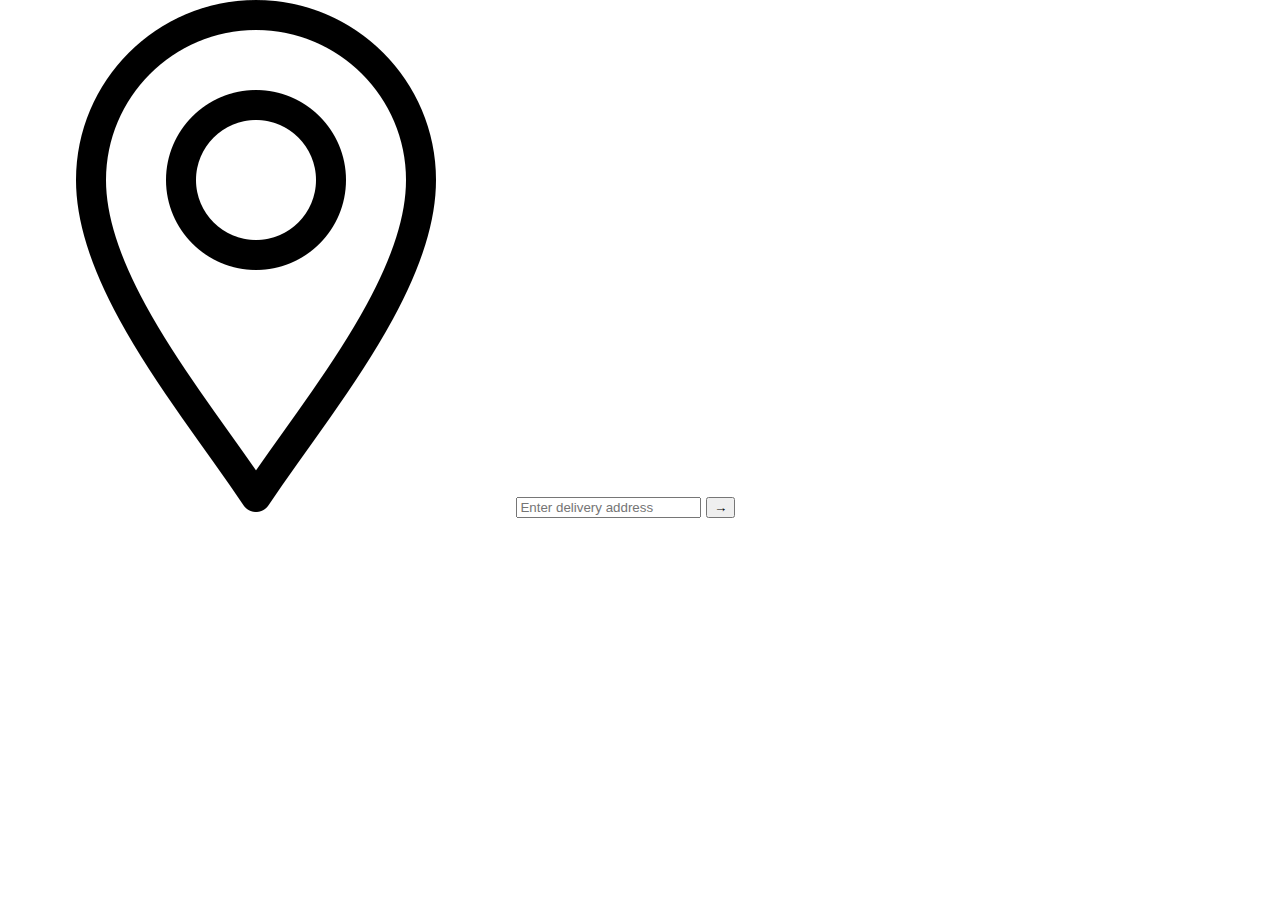
<file: practice.html>
<html>
<head>
<link rel="stylesheet" href="
style.css">
</head>
 <body>
 	
         <div class="search-bar">
  <img src="img/location.png" alt="Location Icon" class="location-icon">
  <input type="text" placeholder="Enter delivery address" class="search-input">
  <button class="search-btn">
    <span class="arrow">&#8594;</span>
  </button>
</div>


    </div>	
 </body>
</html>
</file>
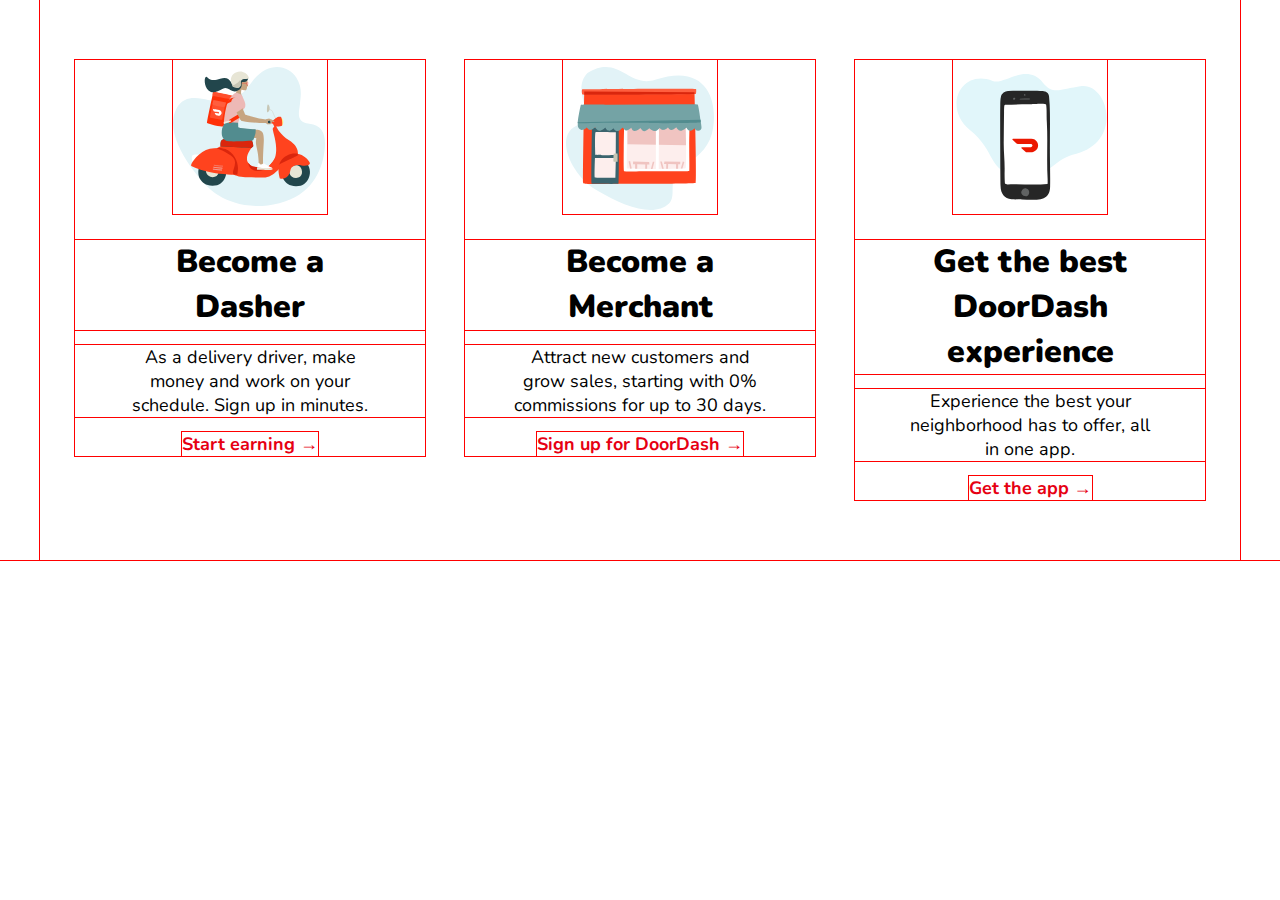
<file: practice/card.html>
<!DOCTYPE html>
<html lang="en">
<head>
  <meta charset="UTF-8" />
  <meta name="viewport" content="width=device-width, initial-scale=1.0"/>
  <title>DoorDash Section</title>
  <link rel="stylesheet" href="card.css" />
  <link href="https://fonts.googleapis.com/css2?family=Nunito:wght@400;700;900&display=swap" rel="stylesheet">
</head>
<body>
  <section class="features">
    <div class="feature-box">
      <img src="ScootScoot.svg" alt="Dasher Icon" />
      <h2>Become a<br>Dasher</h2>
      <p>As a delivery driver, make<br> money and work on your<br> schedule. Sign up in minutes.</p>
      <a href="#">Start earning →</a>
    </div>

    <div class="feature-box">
      <img src="Storefront.svg" alt="Merchant Icon" />
      <h2>Become a<br>Merchant</h2>
      <p>Attract new customers and<br> grow sales, starting with 0%<br> commissions for up to 30 days.</p>
      <a href="#">Sign up for DoorDash →</a>
    </div>
    
    <div class="feature-box">
      <img src="iphone.svg" alt="App Icon" />
      <h2>Get the best<br>DoorDash<br>experience</h2>
      <p>Experience the best your<br>neighborhood has to offer, all<br> in one app.</p>
      <a href="#">Get the app →</a>
    </div>
  </section>
</body>
</html>
</file>
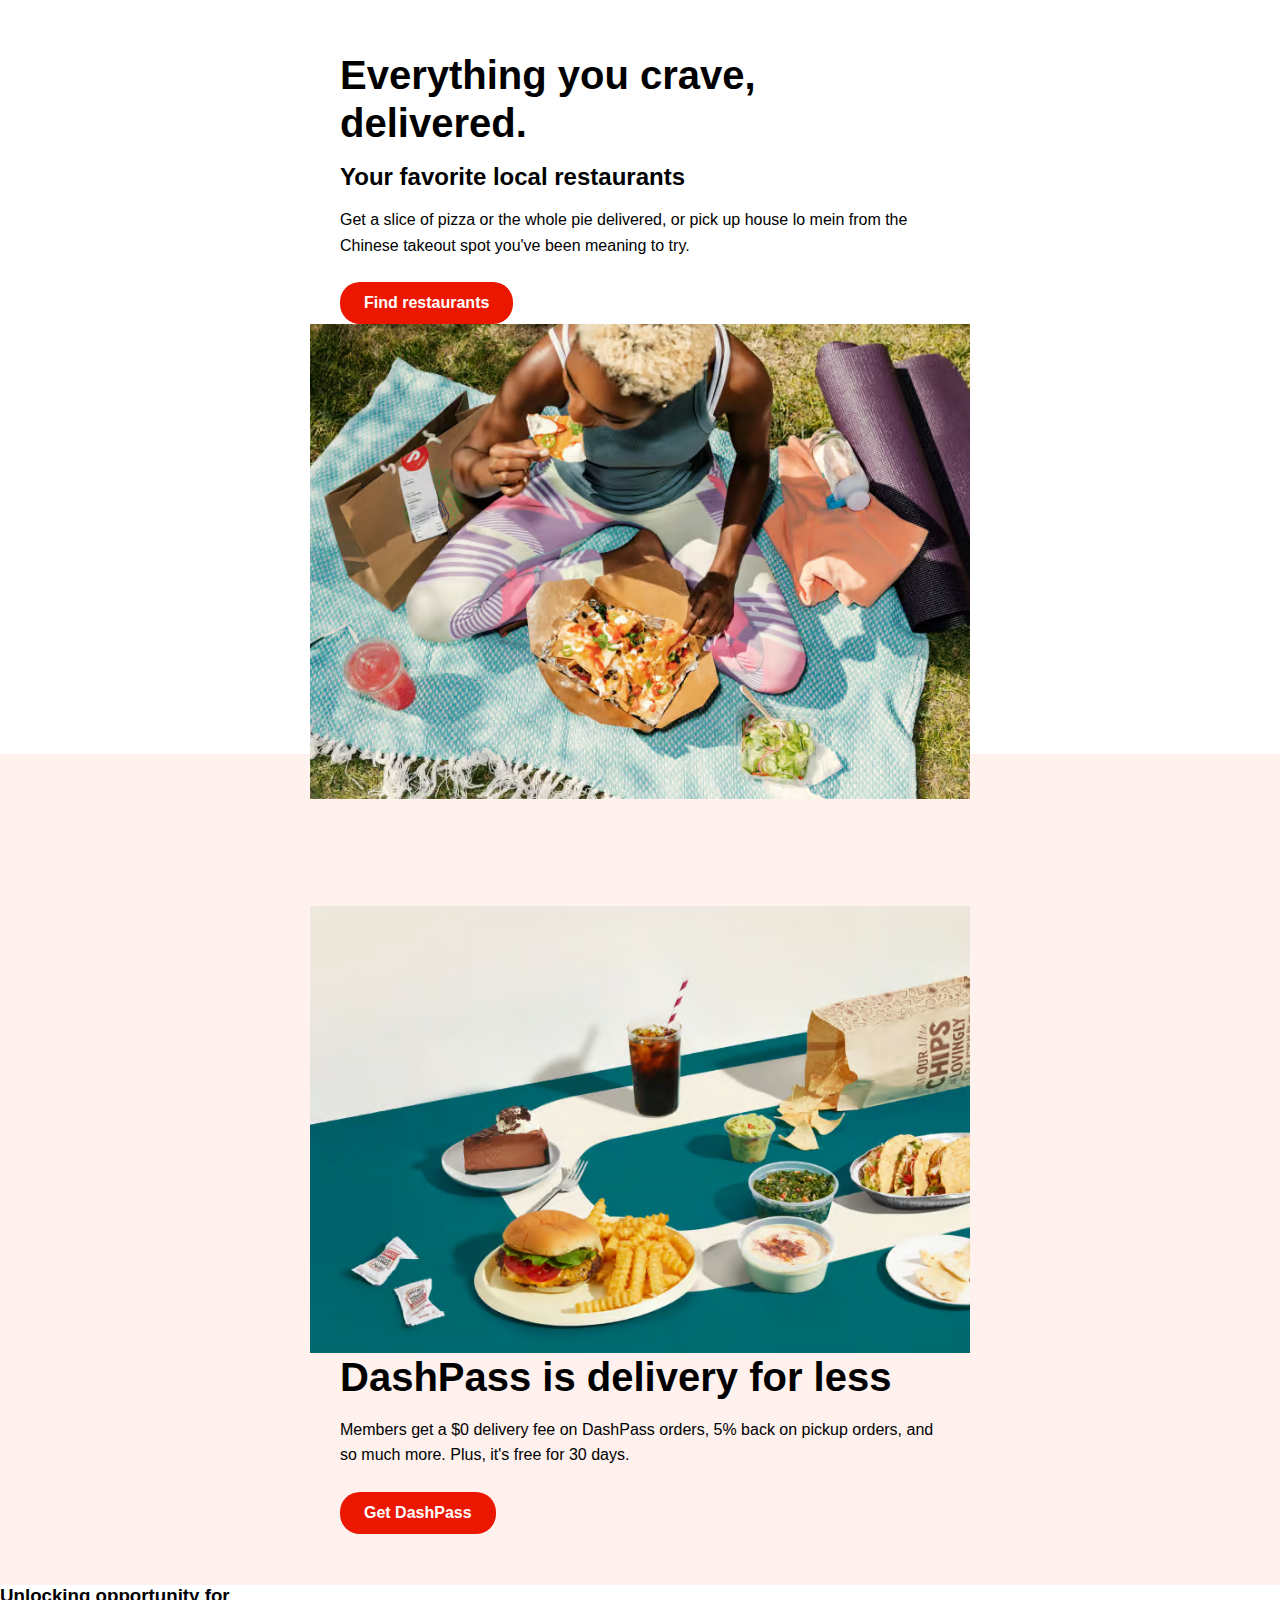
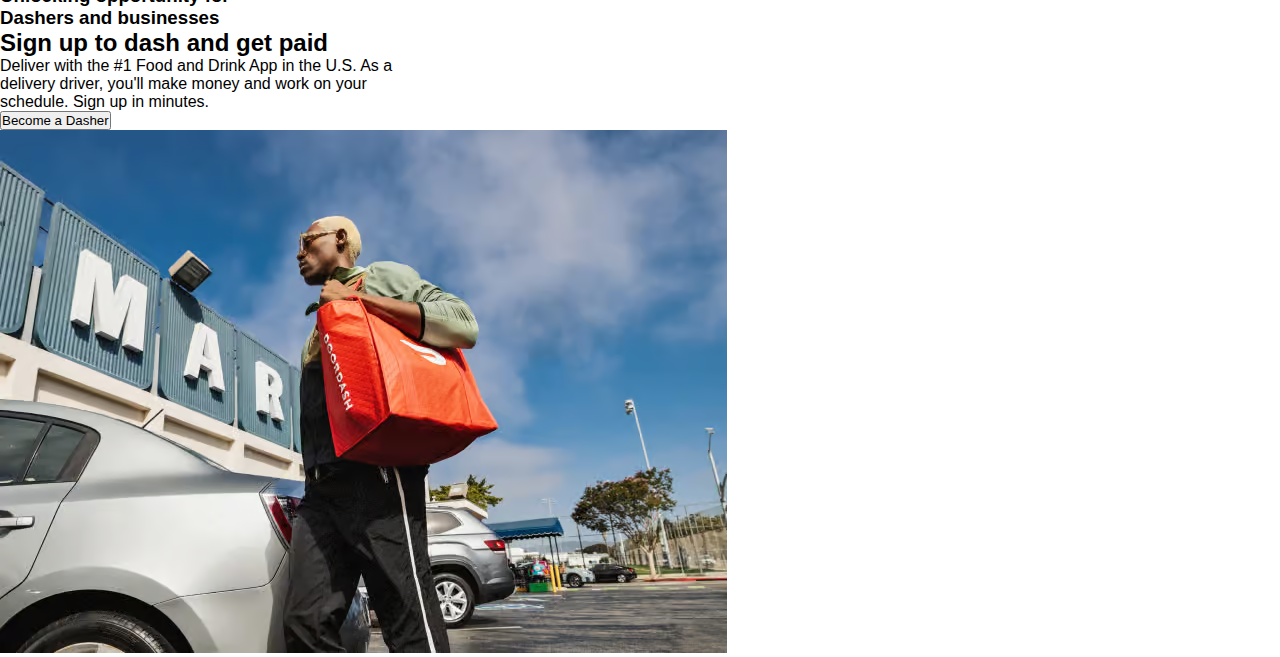
<file: practice/dash.html>
<!DOCTYPE html>
<html lang="en">
<head>
    <meta charset="UTF-8">
    <meta name="viewport" content="width=device-width, initial-scale=1.0">
    <title>Document</title>
    <link rel="stylesheet" href="dash.css">
</head>
<body>
    <div class="main-containor">
            <div class="find-restaurant">
                <div class="find-restaurant-section">
                    <h2>Everything you crave, delivered.</h2>
                    <h3>Your favorite local restaurants</h3>
                    <p>Get a slice of pizza or the whole pie delivered, or pick
                        up house lo mein from the Chinese takeout spot you've
                        been meaning to try.</p>
                    <button class="find">Find restaurants</button>
                </div>
                
                    <div class="food-banner">
                        <img src="img/eating.avif">
                    </div>
                
            </div>
              <!-- june3 -->
                <div class="background">
                    <div class="dash-pass">
                        <img src="img/food.avif" >
                        <div class="find-restaurant-section1" >
                                <h2>DashPass is delivery for less</h2>
                                <p>Members get a $0 delivery fee on DashPass orders, 
                                5% back on pickup orders, and so much more. Plus, it's free for 30 days.</p>
                                <button class="btn-dash align">Get DashPass</button>
                        </div>
                    </div>
                </div>
        </div>   
        
        
        <div id="header"><h3>Unlocking opportunity for <br>Dashers and businesses</h3></div>
         <div class="door" id="door">
            <div class="text" id="text">
                <div class="door-section" id="door-section">
                    <h2>Sign up to dash and get paid</h2>
                    <p>Deliver with the #1 Food and Drink App in the U.S. As a 
                    <br> delivery driver, you'll make money and work on your 
                    <br>schedule. Sign up in minutes.</p>
                    <button class="btn-door" id="btn-door">Become a Dasher</button>
                </div>
            </div>
            <div class="image" id="image">
                <img src="img/become_a_dasher_desktop.png">
            </div>
        </div>
</body>
</html>
</file>
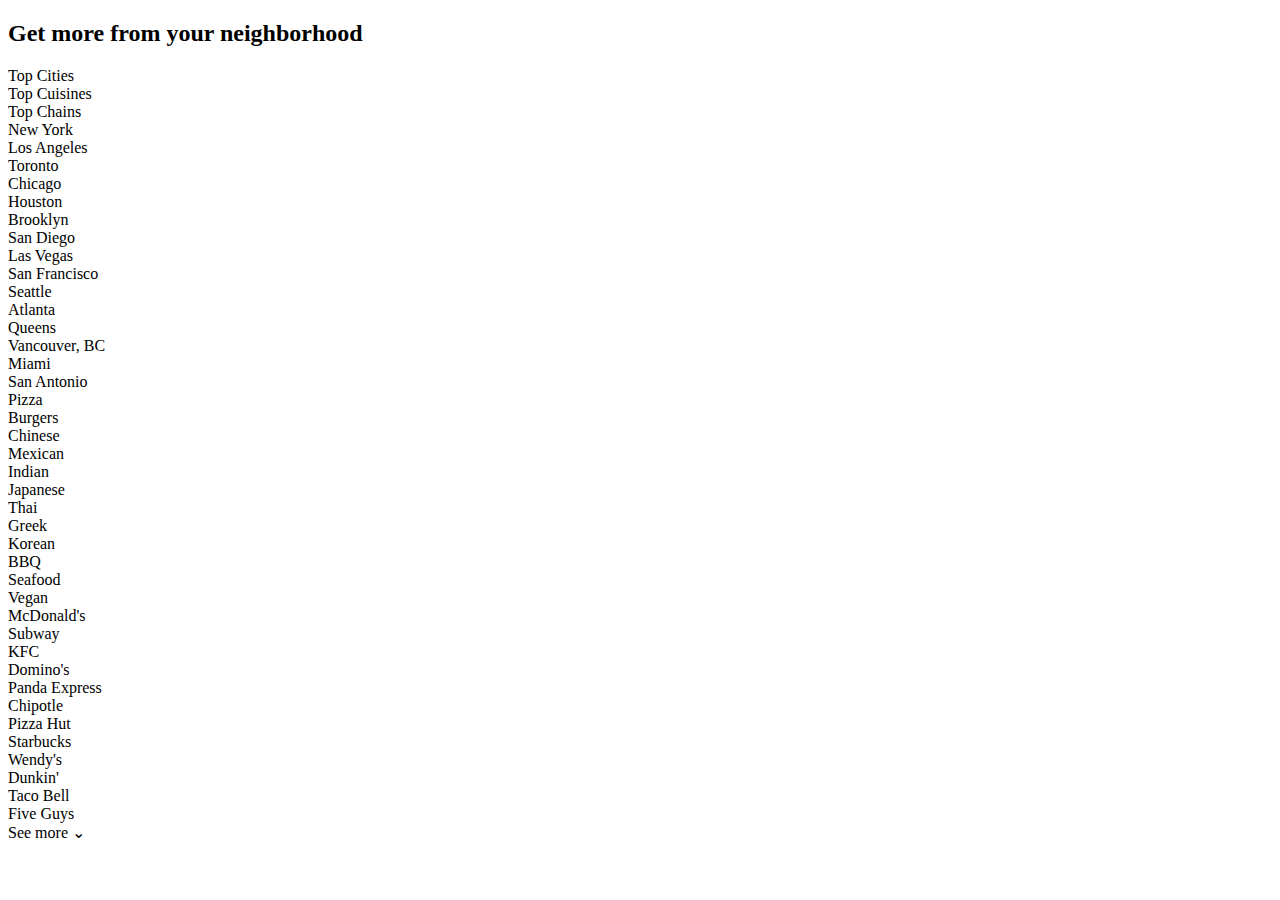
<file: practice/neb.html>
<!DOCTYPE html>
<html lang="en">
<head>
  <meta charset="UTF-8">
  <title>Tabbed Layout</title>
</head>
<body>
  <h2>Get more from your neighborhood</h2>

  <div class="tabs">
    <div class="tab active" data-tab="cities">Top Cities</div>
    <div class="tab" data-tab="cuisines">Top Cuisines</div>
    <div class="tab" data-tab="chains">Top Chains</div>
  </div>

  <div class="tab-content active" id="cities">
    <div class="grid">
      <div>New York</div><div>Los Angeles</div><div>Toronto</div><div>Chicago</div>
      <div>Houston</div><div>Brooklyn</div><div>San Diego</div><div>Las Vegas</div>
      <div>San Francisco</div><div>Seattle</div><div>Atlanta</div><div>Queens</div>
      <div>Vancouver, BC</div><div>Miami</div><div>San Antonio</div>
    </div>
  </div>

  <div class="tab-content" id="cuisines">
    <div class="grid">
      <div>Pizza</div><div>Burgers</div><div>Chinese</div><div>Mexican</div>
      <div>Indian</div><div>Japanese</div><div>Thai</div><div>Greek</div>
      <div>Korean</div><div>BBQ</div><div>Seafood</div><div>Vegan</div>
    </div>
  </div>

  <div class="tab-content" id="chains">
    <div class="grid">
      <div>McDonald's</div><div>Subway</div><div>KFC</div><div>Domino's</div>
      <div>Panda Express</div><div>Chipotle</div><div>Pizza Hut</div><div>Starbucks</div>
      <div>Wendy's</div><div>Dunkin'</div><div>Taco Bell</div><div>Five Guys</div>
    </div>
  </div>
  <div class="see-more">See more ⌄</div>
</body>
</html>
</file>
<file: style.css>
body {
  margin: 0;
  font-family: Arial, sans-serif;
}
#scrollHeader {
  position: fixed;
  top: 0;
  width: 100%;
  background-color: #ffffff;
  padding: 5px 2px;
  display: none;
  box-shadow: 0 2px 6px rgba(0,0,0,0.1);
  z-index: 1;
}
.nav-container {
  display: flex;
  justify-content: space-between;
  align-items: center;
}
.left {
  display: flex;
  align-items: center;
}
.logo {
  height: 40px;
  margin-right: 10px;
}
/* Shared button styling */
.btn {
  font-size: 15px;
  padding: 6px 14px;
  border: none;
  border-radius: 5px;
  cursor: pointer;
  margin-left: 8px;
  transition: background-color 0.3s;
}
.signin {
  background-color: #ff4d4d;
  color: white;
}
.signup {
  background-color: #4CAF50;
  color: white;
}
/* Visibility classes */
.desktop-only {
  display: inline;
}
.mobile-only {
  display: none;
}
/* For mobile screens */
@media (max-width: 760px) and (min-width:150px) {
  .full-logo {
    display:none;
  }
  .small-logo {
    display:block;
  }
    .small-logo1 {
    display: inline;
    height: 25px; /* 👈 smaller height */
    width: auto;  /* optional: keeps aspect ratio */
  }
  .desktop-only {
    display: none;
  }
  .mobile-only {
    display: inline;
  }
  .btn {
    font-size: 14px;
    padding: 6px 12px;
  }
}
.logo {
  height: 40px;
}
.small-logo {
  display: none;
}
/* Between 961px and 760px */
@media (max-width: 961px) and (min-width: 760px) {
  .full-logo {
    display: none;
  }
  .small-logo1{
    display:none;
  }
  .small-logo {
    display: inline;
    width:4em;
    height:4em;
    margin: 0;
  }
}
@media (max-width:1500px) and (min-width: 960px) {
    .small-logo {
    display: none;  
  }
    .small-logo1 {
    display: none;  
  }
}
</file>
<file: practice/card.css>
* {
  margin: 0;
  padding: 0;
  box-sizing: border-box;
  outline: 1px solid red;
}
body {
  
  background-color: #fff;
}
.features {
  font-family: Roboto,'Nunito', sans-serif;
  display: flex;
  justify-content: center;
  align-items: flex-start;
  text-align: center;
  padding: 60px 20px;
  gap: 40px;
  flex-wrap: wrap;
  max-width: 1200px;
  margin: auto;
}
.feature-box {
  flex: 1 1 300px;
  max-width: 350px;
}
.feature-box img {
  width: 154px;
  margin-bottom: 20px;
}
.feature-box h2 {
  font-size: 32px;
  font-weight: 900;
  margin-bottom: 15px;
  line-height: 1.4;
}
.feature-box p {
  font-size: 18px;
  margin-bottom: 15px;
  color: #000000;
}
.feature-box a {
  font-weight: 700;
  color: #e60012;
  text-decoration: none;
  font-size: 18px;
}
.feature-box a:hover {
  text-decoration: underline;
}
</file>
<file: practice/dash.css>
* {
  box-sizing: border-box;
  margin: 0;
  padding: 0;
}

body {
  font-family: Roboto, Arial, Helvetica, sans-serif;
  background-color: #fff;
  color: #000;
}

.main-containor {
  width: 100%;
  position: relative;
  overflow: hidden; /* Prevent scroll from accidental overflows */
}

/* Section 1: Find Restaurant */
.find-restaurant {
  display: flex;
  flex-wrap: wrap;
  justify-content: center;
  align-items: center;
  padding: 4% 8%;
  gap: 3%;
  position: relative;
  z-index: 2;
}

.find-restaurant-section {
  flex: 1 1 400px;
  max-width: 600px;
}

.find-restaurant-section h2 {
  font-size: 2.5rem;
  line-height: 1.2;
  margin-bottom: 1rem;
}

.find-restaurant-section h3 {
  font-size: 1.5rem;
  margin-bottom: 1rem;
}

.find-restaurant-section p {
  font-size: 1rem;
  line-height: 1.6;
  margin-bottom: 1.5rem;
}

.find {
  padding: 12px 24px;
  background-color: #EB1700;
  color: #fff;
  border: none;
  border-radius: 20px;
  font-weight: bold;
  font-size: 1rem;
  cursor: pointer;
  transition: background 0.3s ease;
}

.find:hover {
  background-color: #db210c;
}

.food-banner img {
  width: 100%;
  max-width: 660px;
  height: auto;
}

/* Section 2: DashPass Promo */
.background {
  position: relative;
  background-color: rgb(254, 241, 238);
  width: 100%;
  padding: 4% 8%;
  z-index: 1;
}

.dash-pass {
  display: flex;
  flex-wrap: wrap;
  justify-content: center;
  align-items: center;
  gap: 3%;
  
}

.dash-pass img {
  width: 100%;
  max-width: 660px;
  height: auto;
}

.find-restaurant-section1 {
  flex: 1 1 400px;
  max-width: 600px;
}

.dash-pass h2 {
  font-size: 2.5rem;
  margin-bottom: 1rem;
  line-height: 1.2;
}

.dash-pass p {
  font-size: 1rem;
  line-height: 1.6;
  margin-bottom: 1.5rem;
}

.btn-dash {
  padding: 12px 24px;
  background-color: #EB1700;
  color: #fff;
  border: none;
  border-radius: 20px;
  font-weight: bold;
  font-size: 1rem;
  cursor: pointer;
  transition: background 0.3s ease;
}

.btn-dash:hover {
  background-color: #db210c;
}

.background::before {
  content: "";
  position: absolute;
  top: -100px; /* adjust this value as needed */
  left: 0;
  width: 100%;
  height: 100px;
  background-color: rgb(254, 241, 238);
  z-index: -1; /* keeps it behind the content */
}
</file>
